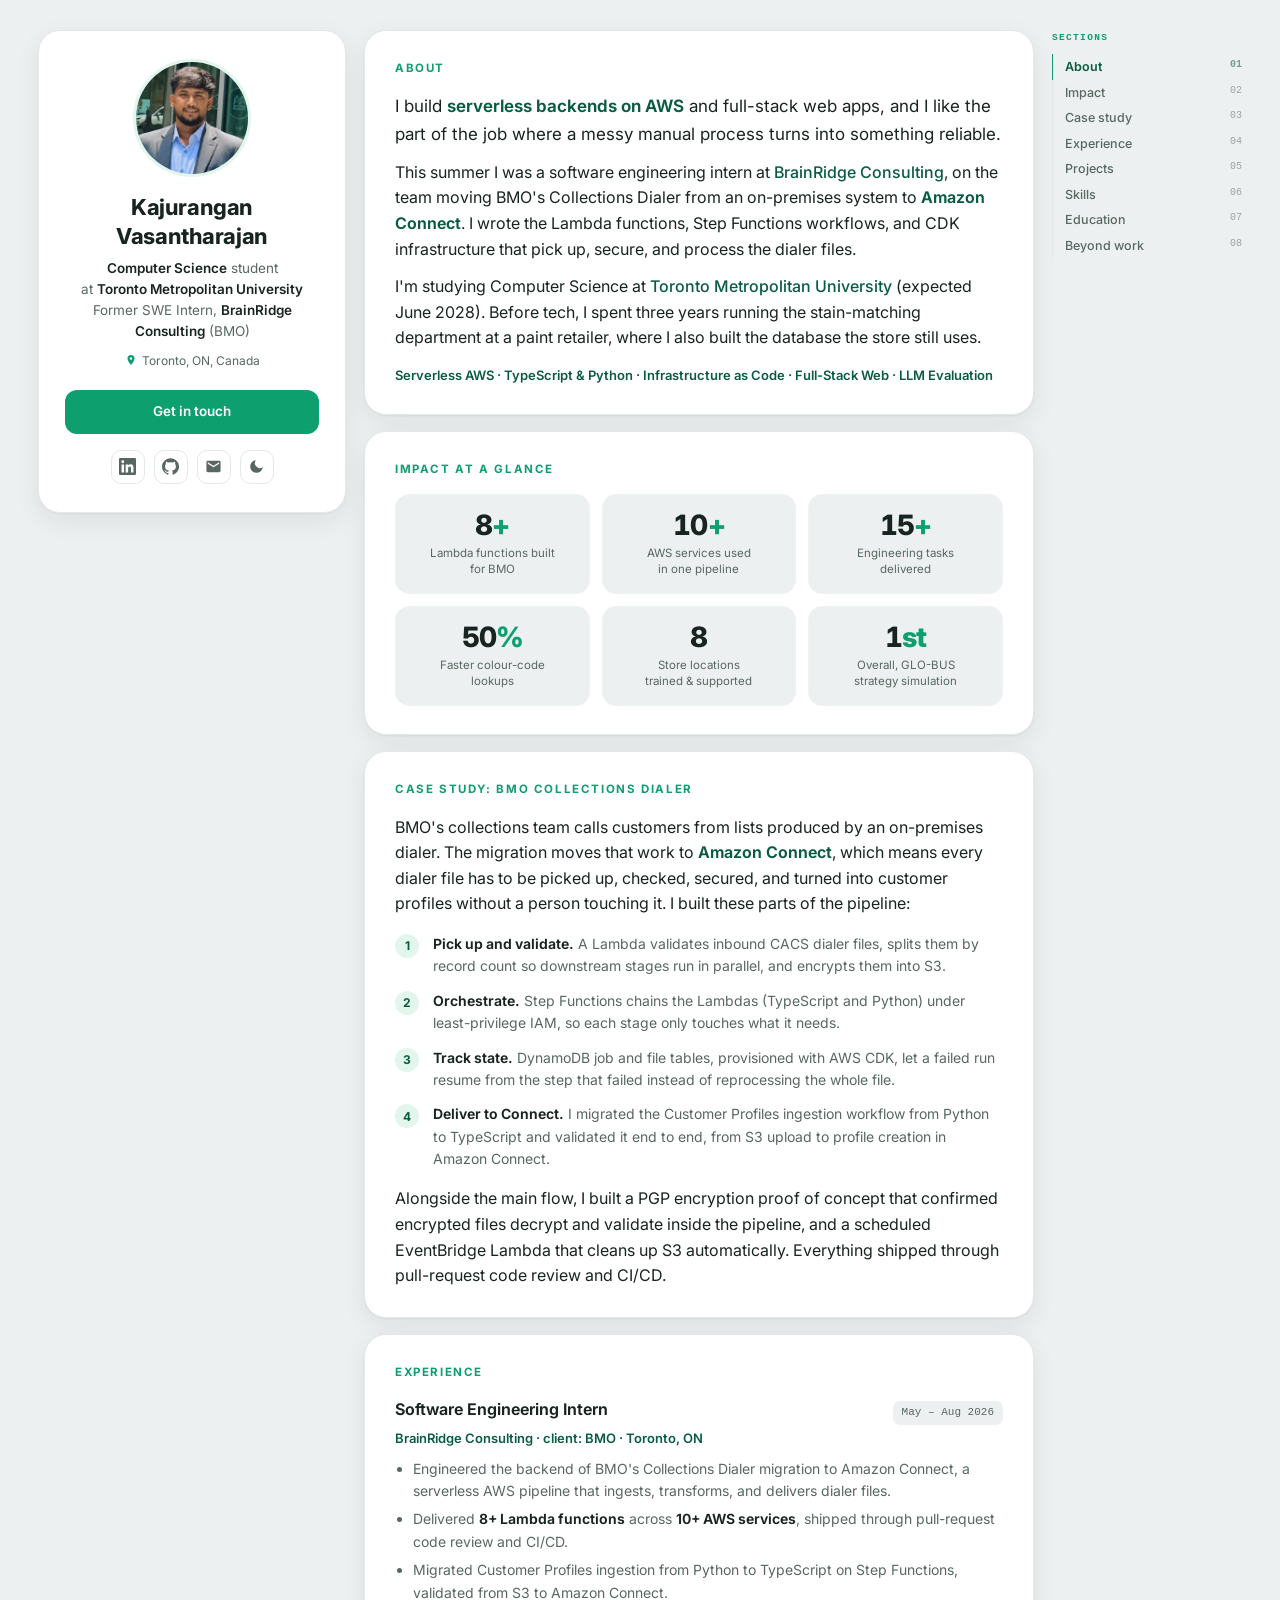
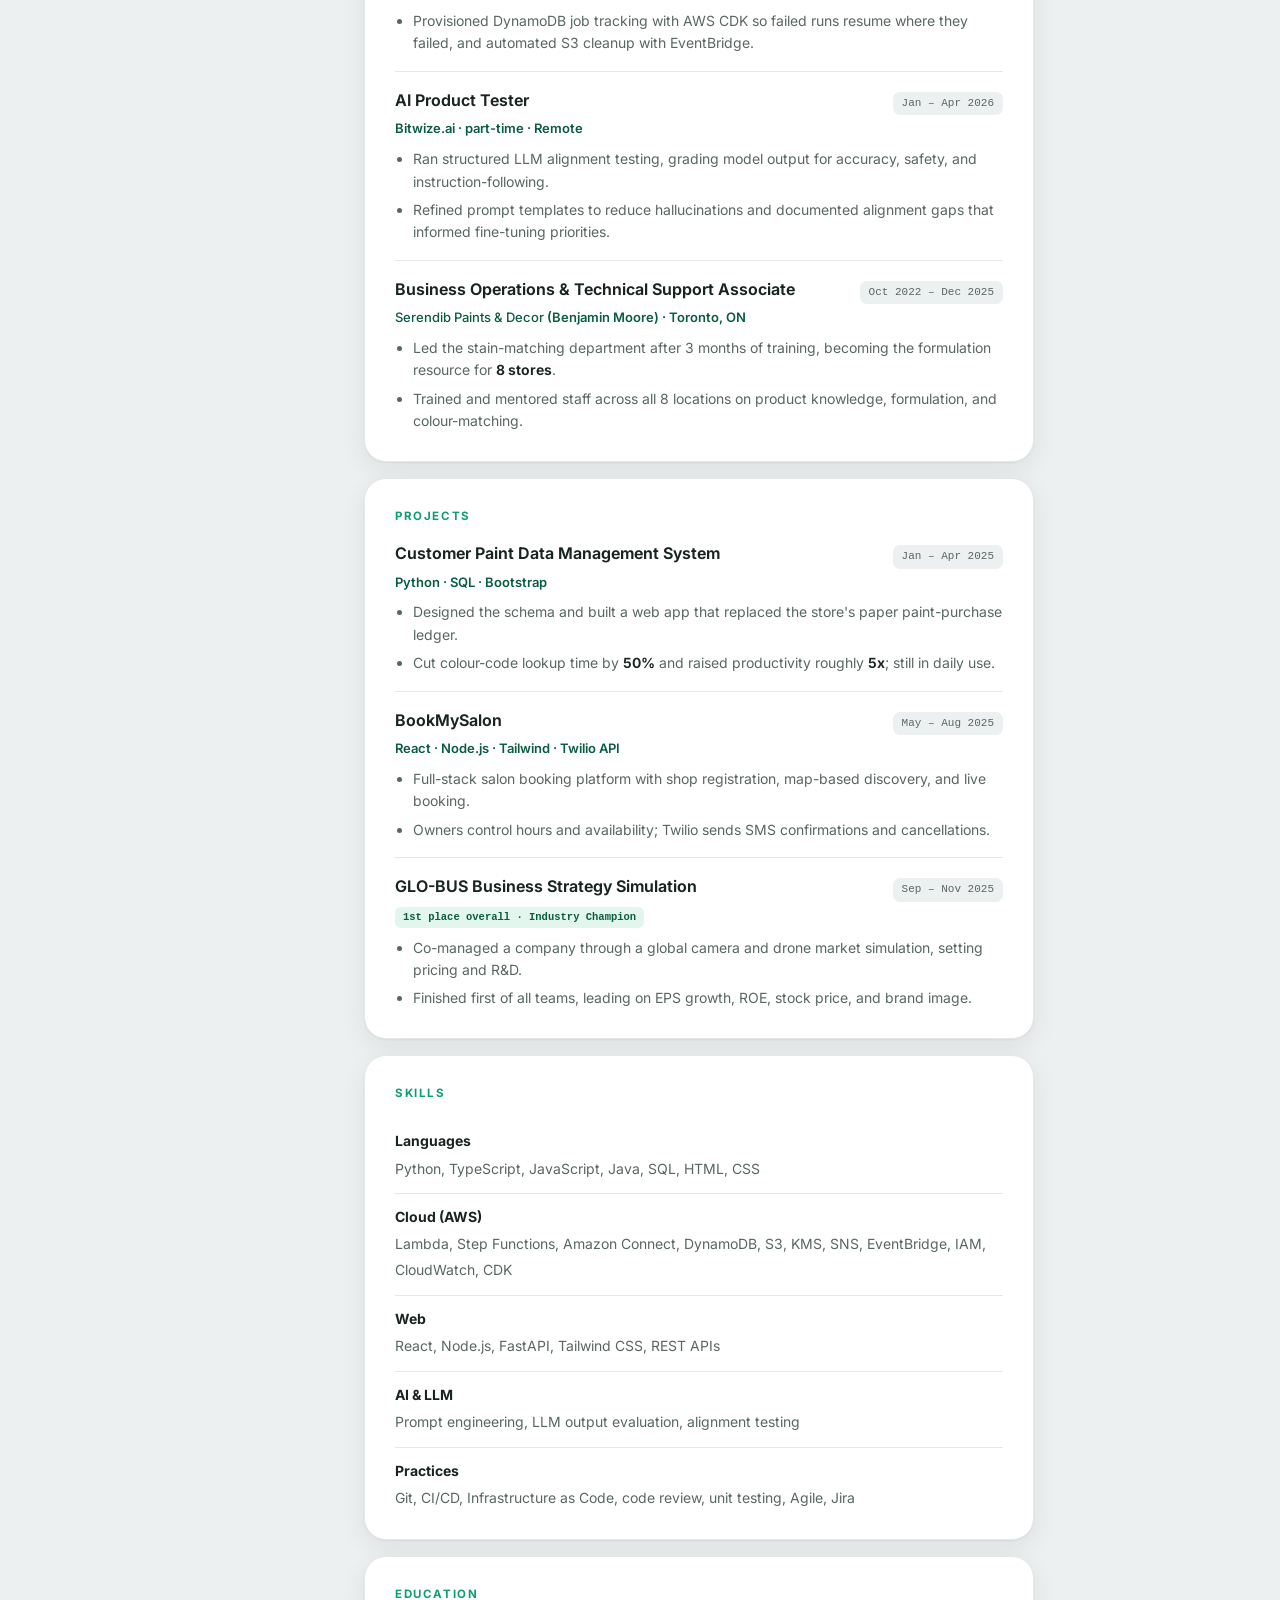
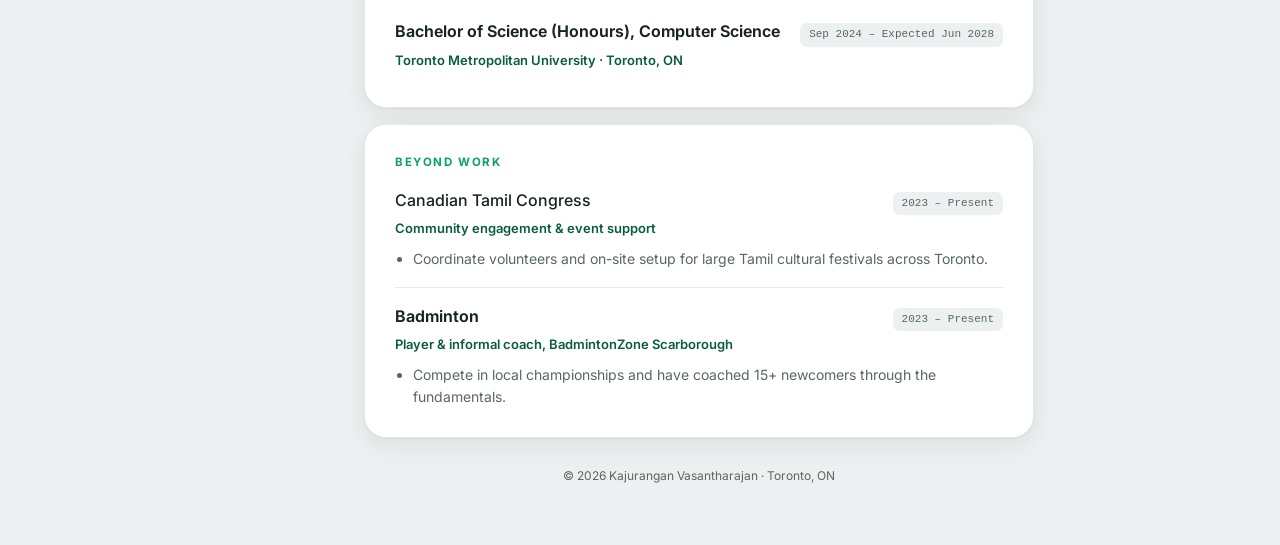
<file: index.html>
<!DOCTYPE html>
<html lang="en">
<head>
<meta charset="utf-8">
<meta name="viewport" content="width=device-width, initial-scale=1">

<!-- EDIT: title and description are what Google shows in search results. -->
<title>Kajurangan Vasantharajan | Computer Science Student, Serverless AWS &amp; Full-Stack</title>
<meta name="description" content="Computer Science student at Toronto Metropolitan University. Former software engineering intern on BMO's Collections Dialer migration to Amazon Connect, building serverless AWS pipelines.">
<meta name="author" content="Kajurangan Vasantharajan">
<link rel="canonical" href="https://kajurangan.github.io/">

<!-- Icons: the round photo is what Google shows beside the search result. -->
<link rel="icon" href="images/favicon.png" type="image/png" sizes="192x192">
<link rel="apple-touch-icon" href="images/apple-touch-icon.png">

<!-- Open Graph: the preview card when the link is shared.
     EDIT: images/og.png should be 1200x630 for the card to render correctly. -->
<meta property="og:type" content="profile">
<meta property="og:title" content="Kajurangan Vasantharajan">
<meta property="og:description" content="Computer Science student at Toronto Metropolitan University. Serverless AWS and full-stack engineering.">
<meta property="og:url" content="https://kajurangan.github.io/">
<meta property="og:image" content="https://kajurangan.github.io/images/og.png">
<meta property="og:image:width" content="1200">
<meta property="og:image:height" content="630">
<meta property="og:image:alt" content="Kajurangan Vasantharajan, Computer Science, Toronto Metropolitan University">

<!-- Structured data: helps Google recognise this as a person's home page. -->
<script type="application/ld+json">
{
  "@context": "https://schema.org",
  "@type": "Person",
  "name": "Kajurangan Vasantharajan",
  "url": "https://kajurangan.github.io/",
  "image": "https://kajurangan.github.io/images/profile.jpg",
  "jobTitle": "Computer Science Student",
  "alumniOf": { "@type": "CollegeOrUniversity", "name": "Toronto Metropolitan University" },
  "address": { "@type": "PostalAddress", "addressLocality": "Toronto", "addressRegion": "ON", "addressCountry": "CA" },
  "sameAs": ["https://www.linkedin.com/in/kajurangan/", "https://github.com/kajurangan"]
}
</script>
<meta name="twitter:card" content="summary_large_image">

<!-- Apply a saved dark-mode choice before first paint so there is no flash. -->
<script>
  (function () {
    try {
      var saved = localStorage.getItem('theme');
      if (saved) document.documentElement.setAttribute('data-theme', saved);
    } catch (e) { /* private browsing: fall back to the CSS media query */ }
  })();
</script>

<link rel="preconnect" href="https://fonts.googleapis.com">
<link rel="preconnect" href="https://fonts.gstatic.com" crossorigin>
<link href="https://fonts.googleapis.com/css2?family=Inter:wght@400;500;600;700;800&display=swap" rel="stylesheet">
<link rel="stylesheet" href="css/style.css">
</head>

<body>
<div class="wrap">

  <!-- ===================================================================
       SIDEBAR
       EDIT: put a square photo at images/profile.jpg. Until then the
       initials show instead.
       =================================================================== -->
  <aside class="side">
    <div class="avatar">KV<img src="images/profile.jpg" alt="Kajurangan Vasantharajan" onerror="this.remove()"></div>
    <h1>Kajurangan Vasantharajan</h1>
    <p class="roles">
      <b>Computer Science</b> student<br>
      at <b>Toronto Metropolitan University</b><br>
      Former SWE Intern, <b>BrainRidge Consulting</b> (BMO)
    </p>
    <div class="loc">
      <svg viewBox="0 0 24 24" aria-hidden="true"><path d="M12 2a7 7 0 0 0-7 7c0 5.25 7 13 7 13s7-7.75 7-13a7 7 0 0 0-7-7zm0 9.5a2.5 2.5 0 1 1 0-5 2.5 2.5 0 0 1 0 5z"/></svg>
      Toronto, ON, Canada
    </div>

    <a class="cta" href="mailto:kajurangan2508@gmail.com">Get in touch</a>

    <div class="social">
      <a href="https://www.linkedin.com/in/kajurangan/" rel="me" aria-label="LinkedIn" title="LinkedIn">
        <svg viewBox="0 0 24 24"><path d="M20.45 20.45h-3.56v-5.57c0-1.33-.02-3.04-1.85-3.04-1.85 0-2.14 1.45-2.14 2.94v5.67H9.35V9h3.41v1.56h.05c.48-.9 1.64-1.85 3.37-1.85 3.6 0 4.27 2.37 4.27 5.46v6.28zM5.34 7.43a2.06 2.06 0 1 1 0-4.13 2.06 2.06 0 0 1 0 4.13zM7.12 20.45H3.56V9h3.56v11.45zM22.22 0H1.77C.79 0 0 .77 0 1.73v20.54C0 23.23.79 24 1.77 24h20.45c.98 0 1.78-.77 1.78-1.73V1.73C24 .77 23.2 0 22.22 0z"/></svg>
      </a>
      <a href="https://github.com/kajurangan" rel="me" aria-label="GitHub" title="GitHub">
        <svg viewBox="0 0 24 24"><path d="M12 .3a12 12 0 0 0-3.8 23.38c.6.12.83-.26.83-.57v-2.23c-3.34.73-4.04-1.42-4.04-1.42-.55-1.39-1.33-1.76-1.33-1.76-1.09-.74.08-.73.08-.73 1.2.09 1.84 1.24 1.84 1.24 1.07 1.83 2.8 1.3 3.49 1 .1-.78.42-1.3.76-1.6-2.67-.3-5.47-1.33-5.47-5.93 0-1.31.47-2.38 1.24-3.22-.14-.3-.54-1.52.1-3.18 0 0 1-.32 3.3 1.23a11.5 11.5 0 0 1 6 0c2.28-1.55 3.29-1.23 3.29-1.23.64 1.66.24 2.88.12 3.18a4.65 4.65 0 0 1 1.23 3.22c0 4.61-2.8 5.63-5.48 5.92.42.36.81 1.1.81 2.22v3.29c0 .32.21.7.82.58A12 12 0 0 0 12 .3z"/></svg>
      </a>
      <a href="mailto:kajurangan2508@gmail.com" aria-label="Email" title="Email">
        <svg viewBox="0 0 24 24"><path d="M20 4H4a2 2 0 0 0-2 2v12a2 2 0 0 0 2 2h16a2 2 0 0 0 2-2V6a2 2 0 0 0-2-2zm0 4.2-8 5-8-5V6l8 5 8-5v2.2z"/></svg>
      </a>
      <button class="toggle" id="theme-toggle" type="button" aria-label="Toggle light and dark theme" title="Toggle theme">
        <svg class="icon-moon" viewBox="0 0 24 24"><path d="M21 12.8A9 9 0 1 1 11.2 3a7 7 0 0 0 9.8 9.8z"/></svg>
        <svg class="icon-sun" viewBox="0 0 24 24"><path d="M12 7a5 5 0 1 0 0 10 5 5 0 0 0 0-10zm0-5 1.5 3h-3L12 2zm0 20-1.5-3h3L12 22zM2 12l3-1.5v3L2 12zm20 0-3 1.5v-3L22 12zM4.9 4.9l3.2 1.1-2.1 2.1-1.1-3.2zm14.2 14.2-3.2-1.1 2.1-2.1 1.1 3.2zM4.9 19.1l1.1-3.2 2.1 2.1-3.2 1.1zM19.1 4.9 18 8.1 15.9 6l3.2-1.1z"/></svg>
      </button>
    </div>
  </aside>


  <!-- ===================================================================
       RIGHT RAIL: section links. Keep in step with the card ids below.
       =================================================================== -->
  <nav class="rail" aria-label="Sections">
    <details open>
      <summary>Sections</summary>
      <div class="rail-label">Sections</div>
      <ul>
        <li><a href="#about">About <span class="n">01</span></a></li>
        <li><a href="#impact">Impact <span class="n">02</span></a></li>
        <li><a href="#case-study">Case study <span class="n">03</span></a></li>
        <li><a href="#experience">Experience <span class="n">04</span></a></li>
        <li><a href="#projects">Projects <span class="n">05</span></a></li>
        <li><a href="#skills">Skills <span class="n">06</span></a></li>
        <li><a href="#education">Education <span class="n">07</span></a></li>
        <li><a href="#beyond">Beyond work <span class="n">08</span></a></li>
      </ul>
    </details>
  </nav>


  <main>

    <section class="card" id="about">
      <h2>About</h2>
      <p class="lede">
        I build <em>serverless backends on AWS</em> and full-stack web apps, and I like the
        part of the job where a messy manual process turns into something reliable.
      </p>
      <p>
        This summer I was a software engineering intern at <a href="https://www.brainridgeconsulting.com/">BrainRidge Consulting</a>,
        on the team moving BMO's Collections Dialer from an on-premises system to
        <em>Amazon Connect</em>. I wrote the Lambda functions, Step Functions workflows, and
        CDK infrastructure that pick up, secure, and process the dialer files.
      </p>
      <p>
        I'm studying Computer Science at <a href="https://www.torontomu.ca/">Toronto Metropolitan University</a>
        (expected June 2028). Before tech, I spent three years running the stain-matching
        department at a paint retailer, where I also built the database the store still uses.
      </p>
      <p class="tags">Serverless AWS &middot; TypeScript &amp; Python &middot; Infrastructure as Code &middot; Full-Stack Web &middot; LLM Evaluation</p>
    </section>


    <!-- EDIT: every number here is in _career/docs/canonical-facts.json or the
         internship wrap-up. Keep them in sync. -->
    <section class="card" id="impact">
      <h2>Impact at a glance</h2>
      <div class="stats">
        <div class="stat"><div class="num">8<span>+</span></div><div class="lbl">Lambda functions built<br>for BMO</div></div>
        <div class="stat"><div class="num">10<span>+</span></div><div class="lbl">AWS services used<br>in one pipeline</div></div>
        <div class="stat"><div class="num">15<span>+</span></div><div class="lbl">Engineering tasks<br>delivered</div></div>
        <div class="stat"><div class="num">50<span>%</span></div><div class="lbl">Faster colour-code<br>lookups</div></div>
        <div class="stat"><div class="num">8</div><div class="lbl">Store locations<br>trained &amp; supported</div></div>
        <div class="stat"><div class="num">1<span>st</span></div><div class="lbl">Overall, GLO-BUS<br>strategy simulation</div></div>
      </div>
    </section>


    <section class="card" id="case-study">
      <h2>Case study: BMO Collections Dialer</h2>
      <p>
        BMO's collections team calls customers from lists produced by an on-premises
        dialer. The migration moves that work to <em>Amazon Connect</em>, which means every
        dialer file has to be picked up, checked, secured, and turned into customer profiles
        without a person touching it. I built these parts of the pipeline:
      </p>
      <ol class="flow">
        <li><b>Pick up and validate.</b> A Lambda validates inbound CACS dialer files, splits them by record count so downstream stages run in parallel, and encrypts them into S3.</li>
        <li><b>Orchestrate.</b> Step Functions chains the Lambdas (TypeScript and Python) under least-privilege IAM, so each stage only touches what it needs.</li>
        <li><b>Track state.</b> DynamoDB job and file tables, provisioned with AWS CDK, let a failed run resume from the step that failed instead of reprocessing the whole file.</li>
        <li><b>Deliver to Connect.</b> I migrated the Customer Profiles ingestion workflow from Python to TypeScript and validated it end to end, from S3 upload to profile creation in Amazon Connect.</li>
      </ol>
      <p style="margin-top:16px">
        Alongside the main flow, I built a PGP encryption proof of concept that confirmed
        encrypted files decrypt and validate inside the pipeline, and a scheduled EventBridge
        Lambda that cleans up S3 automatically. Everything shipped through pull-request code
        review and CI/CD.
      </p>
    </section>


    <!-- EDIT: newest first. Copy an .entry block to add a role. -->
    <section class="card" id="experience">
      <h2>Experience</h2>

      <article class="entry">
        <div class="erow"><h3>Software Engineering Intern</h3><span class="m">May &ndash; Aug 2026</span></div>
        <div class="org">BrainRidge Consulting &middot; client: BMO &middot; Toronto, ON</div>
        <ul>
          <li>Engineered the backend of BMO's Collections Dialer migration to Amazon Connect, a serverless AWS pipeline that ingests, transforms, and delivers dialer files.</li>
          <li>Delivered <b>8+ Lambda functions</b> across <b>10+ AWS services</b>, shipped through pull-request code review and CI/CD.</li>
          <li>Migrated Customer Profiles ingestion from Python to TypeScript on Step Functions, validated from S3 to Amazon Connect.</li>
          <li>Provisioned DynamoDB job tracking with AWS CDK so failed runs resume where they failed, and automated S3 cleanup with EventBridge.</li>
        </ul>
      </article>

      <article class="entry">
        <div class="erow"><h3>AI Product Tester</h3><span class="m">Jan &ndash; Apr 2026</span></div>
        <div class="org">Bitwize.ai &middot; part-time &middot; Remote</div>
        <ul>
          <li>Ran structured LLM alignment testing, grading model output for accuracy, safety, and instruction-following.</li>
          <li>Refined prompt templates to reduce hallucinations and documented alignment gaps that informed fine-tuning priorities.</li>
        </ul>
      </article>

      <article class="entry">
        <div class="erow"><h3>Business Operations &amp; Technical Support Associate</h3><span class="m">Oct 2022 &ndash; Dec 2025</span></div>
        <div class="org"><a href="https://serendibpaints.com/serendib/">Serendib Paints &amp; Decor</a> (Benjamin Moore) &middot; Toronto, ON</div>
        <ul>
          <li>Led the stain-matching department after 3 months of training, becoming the formulation resource for <b>8 stores</b>.</li>
          <li>Trained and mentored staff across all 8 locations on product knowledge, formulation, and colour-matching.</li>
        </ul>
      </article>
    </section>


    <section class="card" id="projects">
      <h2>Projects</h2>

      <article class="entry">
        <div class="erow"><h3>Customer Paint Data Management System</h3><span class="m">Jan &ndash; Apr 2025</span></div>
        <div class="org">Python &middot; SQL &middot; Bootstrap</div>
        <ul>
          <li>Designed the schema and built a web app that replaced the store's paper paint-purchase ledger.</li>
          <li>Cut colour-code lookup time by <b>50%</b> and raised productivity roughly <b>5x</b>; still in daily use.</li>
        </ul>
      </article>

      <article class="entry">
        <div class="erow"><h3>BookMySalon</h3><span class="m">May &ndash; Aug 2025</span></div>
        <div class="org">React &middot; Node.js &middot; Tailwind &middot; Twilio API</div>
        <ul>
          <li>Full-stack salon booking platform with shop registration, map-based discovery, and live booking.</li>
          <li>Owners control hours and availability; Twilio sends SMS confirmations and cancellations.</li>
        </ul>
      </article>

      <article class="entry">
        <div class="erow"><h3>GLO-BUS Business Strategy Simulation</h3><span class="m">Sep &ndash; Nov 2025</span></div>
        <div class="org"><span class="badge">1st place overall &middot; Industry Champion</span></div>
        <ul>
          <li>Co-managed a company through a global camera and drone market simulation, setting pricing and R&amp;D.</li>
          <li>Finished first of all teams, leading on EPS growth, ROE, stock price, and brand image.</li>
        </ul>
      </article>
    </section>


    <!-- EDIT: keep these true. A recruiter will ask about anything listed. -->
    <section class="card" id="skills">
      <h2>Skills</h2>
      <div class="comp"><b>Languages</b><span>Python, TypeScript, JavaScript, Java, SQL, HTML, CSS</span></div>
      <div class="comp"><b>Cloud (AWS)</b><span>Lambda, Step Functions, Amazon Connect, DynamoDB, S3, KMS, SNS, EventBridge, IAM, CloudWatch, CDK</span></div>
      <div class="comp"><b>Web</b><span>React, Node.js, FastAPI, Tailwind CSS, REST APIs</span></div>
      <div class="comp"><b>AI &amp; LLM</b><span>Prompt engineering, LLM output evaluation, alignment testing</span></div>
      <div class="comp"><b>Practices</b><span>Git, CI/CD, Infrastructure as Code, code review, unit testing, Agile, Jira</span></div>
    </section>


    <section class="card" id="education">
      <h2>Education</h2>
      <article class="entry">
        <div class="erow"><h3>Bachelor of Science (Honours), Computer Science</h3><span class="m">Sep 2024 &ndash; Expected Jun 2028</span></div>
        <div class="org">Toronto Metropolitan University &middot; Toronto, ON</div>
      </article>
    </section>


    <section class="card" id="beyond">
      <h2>Beyond work</h2>
      <article class="entry">
        <div class="erow"><h3><a href="https://www.canadiantamilcongress.ca">Canadian Tamil Congress</a></h3><span class="m">2023 &ndash; Present</span></div>
        <div class="org">Community engagement &amp; event support</div>
        <ul><li>Coordinate volunteers and on-site setup for large Tamil cultural festivals across Toronto.</li></ul>
      </article>
      <article class="entry">
        <div class="erow"><h3>Badminton</h3><span class="m">2023 &ndash; Present</span></div>
        <div class="org">Player &amp; informal coach, BadmintonZone Scarborough</div>
        <ul><li>Compete in local championships and have coached 15+ newcomers through the fundamentals.</li></ul>
      </article>
    </section>

    <footer>&copy; 2026 Kajurangan Vasantharajan &middot; Toronto, ON</footer>
  </main>

</div>

<script>
  // Theme toggle: light by default; remembers an explicit switch to dark.
  (function () {
    var root = document.documentElement;
    document.getElementById('theme-toggle').addEventListener('click', function () {
      var current = root.getAttribute('data-theme') || 'light';
      var next = current === 'dark' ? 'light' : 'dark';
      root.setAttribute('data-theme', next);
      try { localStorage.setItem('theme', next); } catch (e) { /* ignore */ }
    });
  })();

  // Highlight the rail link for the section currently on screen.
  (function () {
    var links = document.querySelectorAll('.rail a');
    if (!('IntersectionObserver' in window)) return;
    var byId = {};
    links.forEach(function (a) { byId[a.getAttribute('href').slice(1)] = a; });
    var obs = new IntersectionObserver(function (entries) {
      entries.forEach(function (e) {
        if (!e.isIntersecting) return;
        links.forEach(function (a) { a.classList.remove('is-active'); });
        var a = byId[e.target.id];
        if (a) a.classList.add('is-active');
      });
    }, { rootMargin: '-30% 0px -60% 0px' });
    document.querySelectorAll('main .card').forEach(function (s) { obs.observe(s); });
  })();
</script>

</body>
</html>
</file>
<file: css/style.css>
/* ==========================================================================
   Layout: profile sidebar | content cards | section rail.
   Colours live in the tokens below. Light is the default for everyone;
   dark is opt-in through the toggle, which remembers the choice.
   ========================================================================== */
:root{
  --bg:#edf0f0; --card:#ffffff; --ink:#182420; --ink-soft:#586761; --line:#e4e9e7; --line-soft:#eef2f0;
  --accent:#0e9f6e; --accent-soft:#e3f6ee; --accent-ink:#0a5c40;
  --shadow:0 1px 2px rgba(15,30,25,.05),0 8px 26px rgba(15,30,25,.07);
  --sans:"Inter",-apple-system,system-ui,"Segoe UI",Helvetica,Arial,sans-serif;
  --mono:ui-monospace,"SF Mono",Menlo,Consolas,monospace;
}
:root[data-theme="dark"]{
  --bg:#0d1512; --card:#131d19; --ink:#e7efeb; --ink-soft:#93a49c; --line:#233029; --line-soft:#1a2621;
  --accent:#2fbd86; --accent-soft:#132a20; --accent-ink:#6fdcaa;
  --shadow:0 1px 2px rgba(0,0,0,.3),0 10px 30px rgba(0,0,0,.35);
}

*{box-sizing:border-box;}
html{scroll-behavior:smooth;}
body{margin:0;background:var(--bg);color:var(--ink);font-family:var(--sans);line-height:1.6;-webkit-font-smoothing:antialiased;}
a{color:var(--accent-ink);text-decoration:none;font-weight:500;}
a:hover{text-decoration:underline;}
em{font-style:normal;font-weight:650;color:var(--accent-ink);}
:focus-visible{outline:2px solid var(--accent);outline-offset:2px;border-radius:4px;}

.wrap{max-width:1248px;margin:0 auto;padding:30px 22px 70px;display:grid;grid-template-columns:308px minmax(0,1fr) 190px;gap:18px;align-items:start;}
/* The rail comes before main in the markup (so it can sit above the cards on
   smaller screens), so place every column explicitly. */
.side{grid-column:1;grid-row:1;}
main{grid-column:2;grid-row:1;}
.rail{grid-column:3;grid-row:1;}

/* ---------- Sidebar ---------- */
.side{position:sticky;top:30px;background:var(--card);border:1px solid var(--line);border-radius:22px;box-shadow:var(--shadow);padding:28px 26px;text-align:center;}
.avatar{width:118px;height:118px;margin:0 auto;border-radius:50%;border:3px solid var(--accent-soft);background:var(--accent-soft);color:var(--accent-ink);display:flex;align-items:center;justify-content:center;font-size:36px;font-weight:700;letter-spacing:-.02em;overflow:hidden;position:relative;}
.avatar img{position:absolute;inset:0;width:100%;height:100%;object-fit:cover;display:block;}
h1{font-size:22px;font-weight:750;letter-spacing:-.02em;margin:16px 0 8px;line-height:1.3;}
.roles{margin:0;color:var(--ink-soft);font-size:13.5px;line-height:1.55;}
.roles b{color:var(--ink);font-weight:600;}
.loc{font-size:12px;color:var(--ink-soft);margin-top:9px;display:flex;align-items:center;justify-content:center;gap:5px;}
.loc svg{width:12px;height:12px;fill:var(--accent);}
.cta{display:block;margin-top:20px;background:var(--accent);color:#fff;font-weight:600;font-size:13.5px;padding:11px;border-radius:12px;}
.cta:hover{text-decoration:none;filter:brightness(1.07);}
.social{margin-top:16px;display:flex;justify-content:center;gap:9px;}
.social a,.social button{width:34px;height:34px;padding:0;border:1px solid var(--line);background:none;border-radius:10px;display:flex;align-items:center;justify-content:center;color:var(--ink-soft);cursor:pointer;}
.social a:hover,.social button:hover{border-color:var(--accent);color:var(--accent);}
.social svg{width:17px;height:17px;fill:currentColor;}
.toggle .icon-sun{display:none;}
:root[data-theme="dark"] .toggle .icon-moon{display:none;}
:root[data-theme="dark"] .toggle .icon-sun{display:block;}

/* ---------- Main cards ---------- */
main{display:flex;flex-direction:column;gap:16px;min-width:0;}
.card{background:var(--card);border:1px solid var(--line);border-radius:22px;box-shadow:var(--shadow);padding:28px 30px;scroll-margin-top:24px;}
h2{font-size:11.5px;font-weight:700;letter-spacing:.14em;text-transform:uppercase;color:var(--accent);margin:0 0 16px;}
p{margin:0 0 12px;}
p:last-child{margin-bottom:0;}
.lede{font-size:17px;line-height:1.6;}
.tags{font-size:13px;color:var(--accent-ink);font-weight:600;margin-top:14px;}

.stats{display:grid;grid-template-columns:repeat(3,1fr);gap:12px;}
.stat{background:var(--bg);border:1px solid var(--line-soft);border-radius:14px;padding:16px 12px;text-align:center;}
.stat .num{font-size:28px;font-weight:800;letter-spacing:-.03em;line-height:1;font-variant-numeric:tabular-nums;}
.stat .num span{color:var(--accent);}
.stat .lbl{font-size:11.5px;color:var(--ink-soft);margin-top:7px;line-height:1.35;}

.flow{list-style:none;counter-reset:step;margin:16px 0 0;padding:0;}
.flow li{counter-increment:step;position:relative;padding:0 0 12px 38px;font-size:14px;color:var(--ink-soft);}
.flow li:last-child{padding-bottom:0;}
.flow li::before{content:counter(step);position:absolute;left:0;top:1px;width:24px;height:24px;border-radius:50%;background:var(--accent-soft);color:var(--accent-ink);font-size:12px;font-weight:700;display:flex;align-items:center;justify-content:center;}
.flow li b{color:var(--ink);font-weight:650;}

.entry{padding:16px 0;border-bottom:1px solid var(--line);}
.entry:last-child{border-bottom:none;padding-bottom:0;}
.entry:first-of-type{padding-top:0;}
.erow{display:flex;justify-content:space-between;gap:14px;align-items:baseline;}
.erow h3{margin:0;font-size:16px;font-weight:650;flex:1;min-width:0;}
.erow h3 a{color:var(--ink);}
.m{font-family:var(--mono);font-size:11px;color:var(--ink-soft);background:var(--bg);padding:3px 9px;border-radius:7px;white-space:nowrap;}
.org{color:var(--accent-ink);font-size:13px;font-weight:600;margin:3px 0 9px;}
.entry ul{margin:0;padding-left:18px;}
.entry li{margin-bottom:6px;font-size:14px;color:var(--ink-soft);}
.entry li:last-child{margin-bottom:0;}
.entry li b{color:var(--ink);font-weight:650;}
.badge{display:inline-block;font-family:var(--mono);font-size:10.5px;font-weight:700;color:var(--accent-ink);background:var(--accent-soft);padding:2px 8px;border-radius:6px;}

.comp{padding:12px 0;border-bottom:1px solid var(--line);}
.comp:first-child{padding-top:0;}
.comp:last-child{border-bottom:none;padding-bottom:0;}
.comp b{display:block;font-size:14px;margin-bottom:3px;}
.comp span{color:var(--ink-soft);font-size:14px;}

footer{text-align:center;color:var(--ink-soft);font-size:12px;padding:12px 0 0;}

/* ---------- Right rail ---------- */
.rail{position:sticky;top:30px;font-size:12.5px;}
.rail-label{font-family:var(--mono);font-size:9.5px;font-weight:700;letter-spacing:.14em;text-transform:uppercase;color:var(--accent);margin-bottom:9px;}
.rail summary{display:none;}
.rail ul{list-style:none;margin:0;padding:0;border-left:1px solid var(--line);}
.rail a{display:flex;justify-content:space-between;gap:8px;color:var(--ink-soft);padding:4px 0 4px 12px;margin-left:-1px;border-left:1px solid transparent;line-height:1.4;}
.rail a:hover{color:var(--accent-ink);border-left-color:var(--accent);text-decoration:none;}
.rail a.is-active{color:var(--accent-ink);border-left-color:var(--accent);font-weight:600;}
.rail .n{font-family:var(--mono);font-size:10px;opacity:.55;}

/* Medium screens: rail folds into a collapsible panel above the cards. */
@media (max-width:1248px){
  .wrap{max-width:1040px;grid-template-columns:308px minmax(0,1fr);}
  .side{grid-column:1;grid-row:1 / span 2;}
  .rail{grid-column:2;grid-row:1;position:static;background:var(--card);border:1px solid var(--line);border-radius:16px;box-shadow:var(--shadow);padding:14px 18px;}
  main{grid-column:2;grid-row:2;}
  .rail-label{display:none;}
  .rail summary{display:list-item;cursor:pointer;font-family:var(--mono);font-size:9.5px;font-weight:700;letter-spacing:.14em;text-transform:uppercase;color:var(--accent);}
  .rail details[open] ul{margin-top:10px;}
}

/* Phones: one column, photo beside the name. */
@media (max-width:820px){
  .wrap{grid-template-columns:1fr;padding:16px 16px 50px;gap:14px;}
  .side{position:static;grid-column:1;grid-row:1;}
  .rail{grid-column:1;grid-row:2;}
  main{grid-column:1;grid-row:3;}
  .card{padding:22px 20px;}
  .stats{grid-template-columns:repeat(2,1fr);}
  .erow{flex-direction:column;gap:4px;}
  .lede{font-size:16px;}
}
</file>
